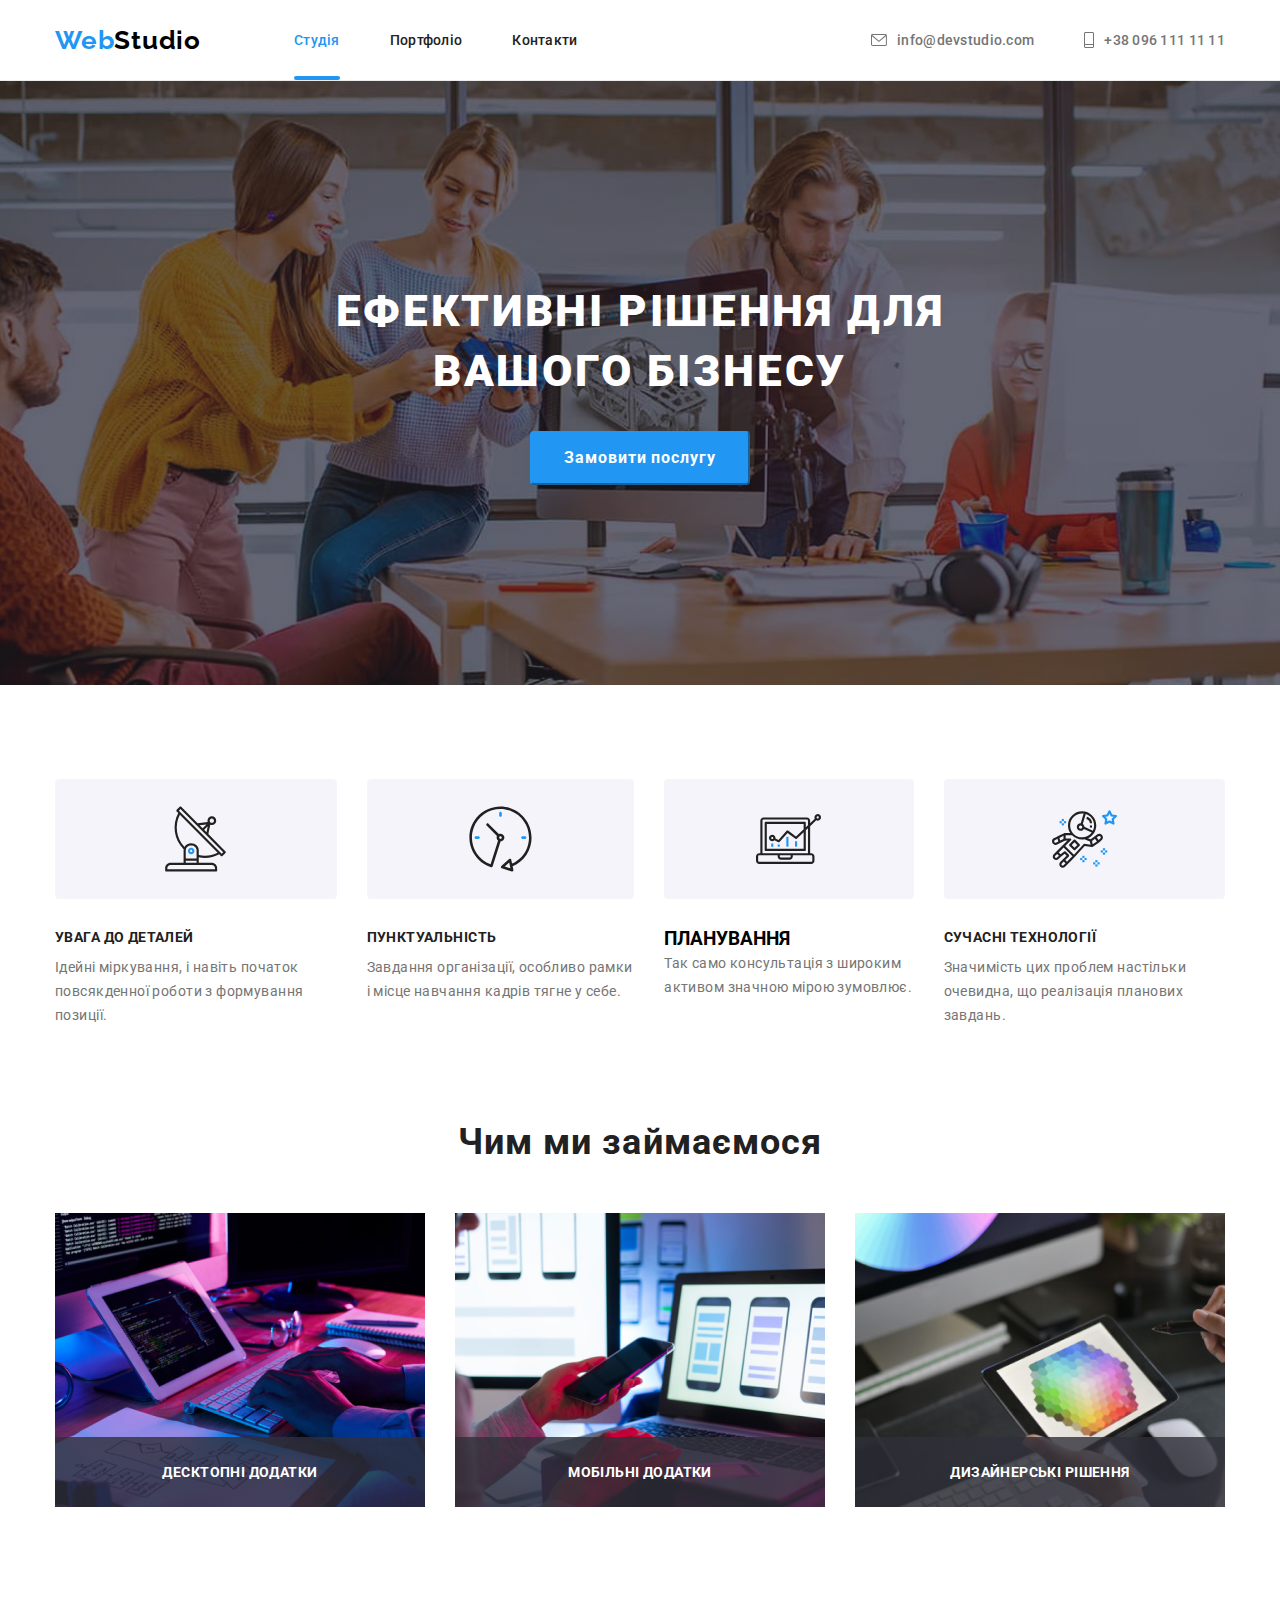
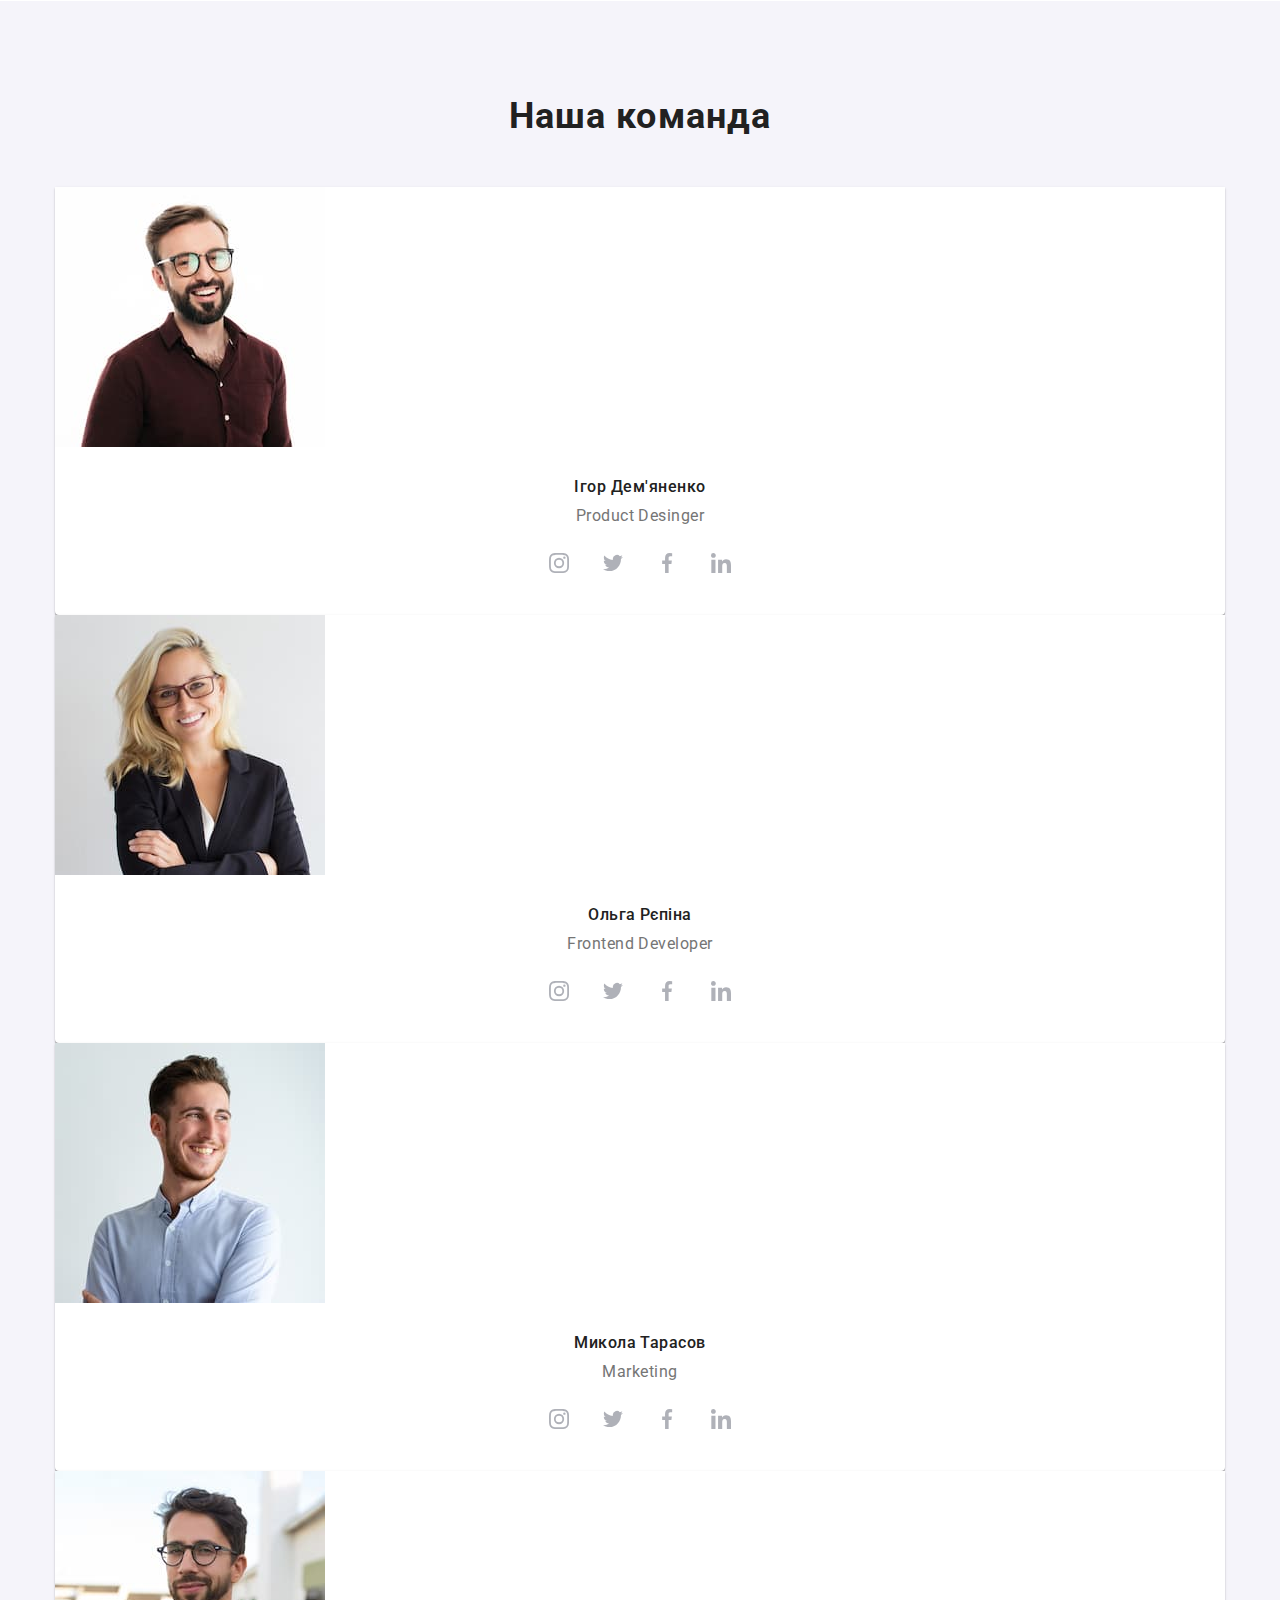
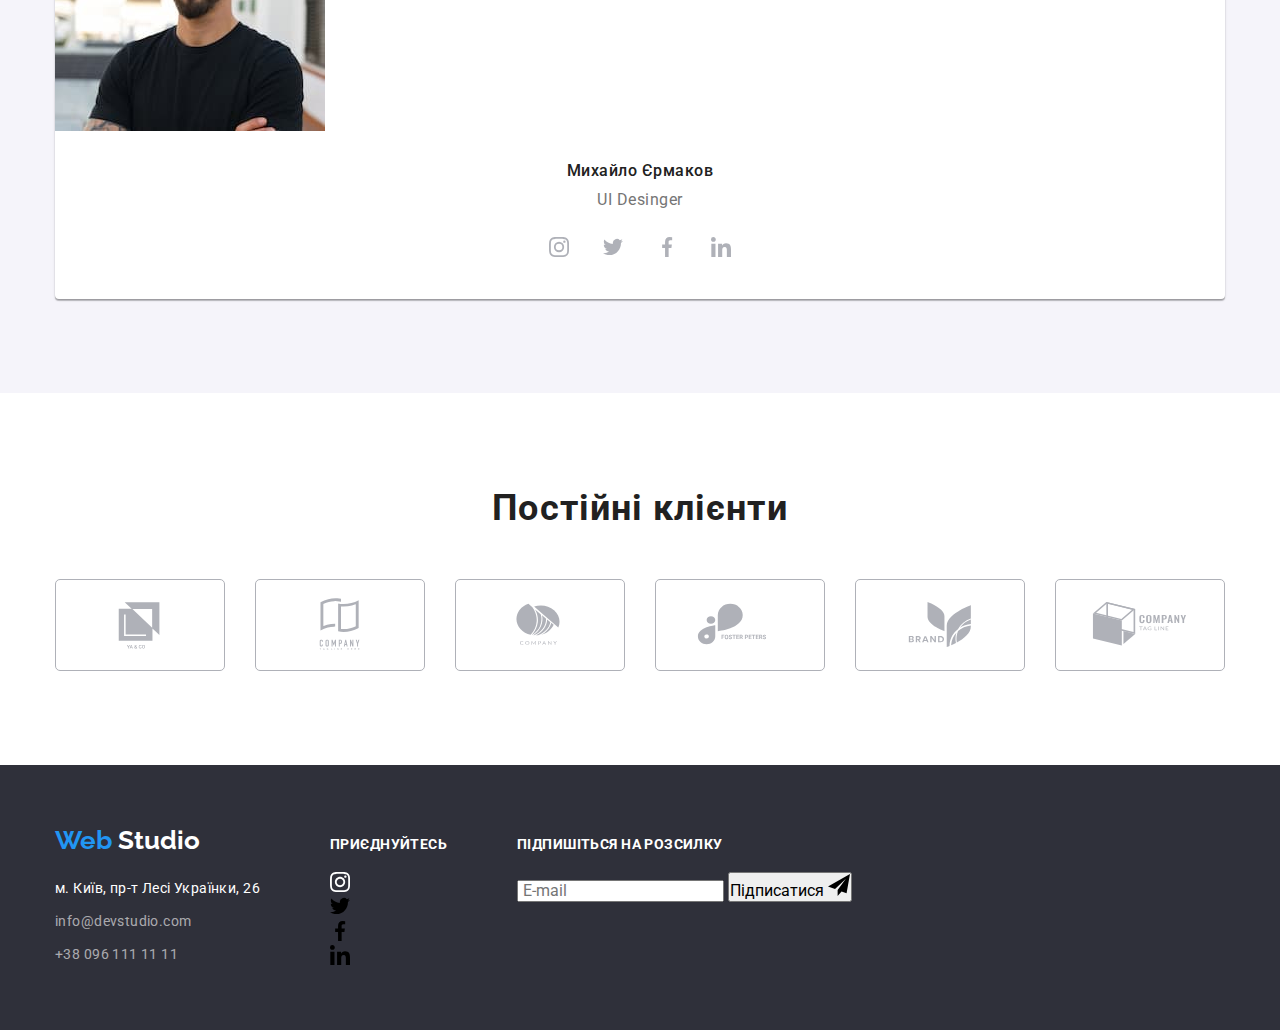
<file: index.html>
<!DOCTYPE html>
<html lang="uk">
  <head>
    <meta charset="UTF-8" />
    <meta http-equiv="X-UA-Compatible" content="IE=edge" />
    <meta name="viewport" content="width=device-width, initial-scale=1.0" />
    <title>WebStudio</title>
    <link
      rel="stylesheet"
      href="https://cdnjs.cloudflare.com/ajax/libs/modern-normalize/1.1.0/modern-normalize.min.css"
    />
    
    <link rel="preconnect" href="https://fonts.googleapis.com" />
    <link rel="preconnect" href="https://fonts.gstatic.com" crossorigin />
    <link rel="preconnect" href="https://fonts.googleapis.com" />
    <link rel="preconnect" href="https://fonts.gstatic.com" crossorigin />
    <link
      href="https://fonts.googleapis.com/css2?family=Raleway:wght@700&display=swap"
      rel="stylesheet"
    />
    <link
      href="https://fonts.googleapis.com/css2?family=Roboto:wght@400;500;700;900&display=swap"
      rel="stylesheet"
    />
    <link rel="stylesheet" href="./css/main.min.css" />
  </head>
  <body>
      <!--Header-->
    <header class="header">
      <div class="container header__container">
        <nav class="header__nav">
        
          <a href="./index.html" lang="en" class="header__logo">
            <span style="color: #2196f3">Web</span
            ><span style="color: black">Studio</span>
          </a>
          <ul class="header__menu">
            <li >
              <a href="./index.html"  class="current"> Студія </a>
            </li>
            <li >
              <a href="./portfolio.html" class="header__navigation"> Портфоліо </a>
            </li>

            <li>
              <a href="#" class="header__navigation"> Контакти </a>
            </li>
          </ul>
        </nav>
        <ul class="header__address">
          <li >
            <a href="meilto:info@devstudio.com" class="header__e-address">               
              <svg class="header__icon" width="16" height="12">
                <use href="./images/icons.svg#icon-envelope">
                </use>
              </svg>info@devstudio.com</a>
          </li>
          <li >
            <a href="tel:+380961111111" class="header__e-address"
              > <svg class="header__icon" width="10" height="16">
                <use href="./images/icons.svg#icon-Vector">
                </use>
              </svg>
              +38 096 111 11 11</a
            >
          </li>
        </ul>
      </div>
    </header>




      <!--Main-->
    <main>


      <!--Hero Section-->
      <section class="main">
        <div class="container">
          <h1 class="main__title">ЕФЕКТИВНІ РІШЕННЯ ДЛЯ ВАШОГО БІЗНЕСУ</h1>
          <button type="button" class="main__button" data-modal-open>Замовити послугу</button>
        </div>
      </section>


                       
           <!--Advances-->
      <section class="advances">
        <div class="container">
          <h2 style="display: none">Переваги</h2>
          <ul class="advances__menu">
            <li>
              <div class="advances__link" > 
                <svg class="advances__item" width="65px" height="70px" >
                <use href="./images/icons.svg#icon-antenna-1">
                </use>
              </svg>
            </div> 
              <h3 class="advances__title">УВАГА ДО ДЕТАЛЕЙ</h3>
              <p class="advances__text">
                Ідейні міркування, і навіть початок повсякденної роботи з
                формування позиції.
              </p>
            </li>

            <li>
              <div class="advances__link" > 
                <svg class="advances__item" width="65px" height="70px" >
                <use href="./images/icons.svg#icon-clock-1">
                </use>
              </svg>
            </div> 
              <h3 class="advances__title">ПУНКТУАЛЬНІСТЬ</h3>
              <p class="advances__text">
                Завдання організації, особливо рамки і місце навчання кадрів
                тягне у себе.
              </p>
            </li>

            <li>
              <div class="advances__link" > 
                <svg class="advances__item" width="65px" height="70px" >
                <use href="./images/icons.svg#icon-diagram-1">
                </use>
              </svg>
            </div> 
              <h3 class="advances_title">ПЛАНУВАННЯ</h3>
              <p class="advances__text">
                Так само консультація з широким активом значною мірою зумовлює.
              </p>
            </li>
            <li>
              <div class="advances__link" > 
                <svg class="advances__item" width="65px" height="70px" >
                <use href="./images/icons.svg#icon-astronaut-1">
                </use>
              </svg>
            </div> 
              <h3 class="advances__title">СУЧАСНІ ТЕХНОЛОГІЇ</h3>
              <p class="advances__text">
                Значимість цих проблем настільки очевидна, що реалізація
                планових завдань.
              </p>
            </li>
          </ul>
        </div>
      </section>



        <!--content__-->

      <section class="content">
        <div class="container">
          <h2 class="content__name">Чим ми займаємося</h2>
          <ul class="content__images">
            <li style="position: relative;">
              <img src="./images/planshet.jpg" alt="Photo" />
              
              <p class="content__title">
                Десктопні Додатки
              </p>
           
            </li>

            <li style="position: relative;">
              <img src="./images/book.jpg" alt="Photo" />
              
                <p class="content__title">
                  Мобільні додатки
                </p>
             
            </li>

            <li style="position: relative;">
              <img src="./images/planshet2.jpg" alt="Photo" /> 
             
                <p class="content__title">
                  Дизайнерські РІШЕННЯ
                </p>
            </li>
          </ul>
        </div>
      </section>


      <!--OurTeam-->
      <section class="team">
        <div class="container">
          

          <h2 class="team__title">Наша команда</h2>
          <ul class="team__menu">
            <li class="team__card">
              <img src="./images/igor.jpg" alt="Photo" />
              <h3 class="team__card-name">Ігор Дем'яненко</h3>
              <p class="team__work-name">Product Desinger</p>
              <ul class="boxcard">
                <li class="boxcard__icon-team">
                  <a href="" class="boxcard__link" >
                <svg class="boxcard__icon" width="20" height="20">
                  <use href="./images/icons.svg#icon-instagram">
                  </use>
                </svg>
              </a>
                </li>
               
              <li class="boxcard__icon-team">
                <a href="" class="boxcard__link">
                <svg class="boxcard__icon" width="20" height="20">
                  <use href="./images/icons.svg#icon-twitter"></use>
                </svg>
              </a>
            </li>
            <li class="boxcard__icon-team">
  
              <a href="" class="boxcard__link">
                <svg class="boxcard__icon" width="20" height="20">
                  <use href="./images/icons.svg#icon-facebook"></use>
                </svg>
              </a>
            </li>
            <li class="boxcard__icon-team">
  
              <a href="" class="boxcard__link">
                <svg class="boxcard__icon" width="20" height="20">
                  <use href="./images/icons.svg#icon-linkedin"></use>
                </svg>
              </a>
            </li>
          </ul>
            </li>
            

            <li class="team__card">
              <img src="./images/olga.jpg" alt="Photo" />
              <h3 class="team__card-name">Ольга Рєпіна</h3>
              <p class="team__work-name">Frontend Developer</p>
              <ul class="boxcard">
                <li class="boxcard__icon-team">
                  <a href="" class="boxcard__link" >
                <svg class="boxcard__icon" width="20" height="20">
                  <use href="./images/icons.svg#icon-instagram">
                  </use>
                </svg>
              </a>
                </li>
               
              <li class="boxcard__icon-team">
                <a href="" class="boxcard__link">
                <svg class="boxcard__icon" width="20" height="20">
                  <use href="./images/icons.svg#icon-twitter"></use>
                </svg>
              </a>
            </li>
            <li class="boxcard__icon-team">
  
              <a href="" class="boxcard__link">
                <svg class="boxcard__icon" width="20" height="20">
                  <use href="./images/icons.svg#icon-facebook"></use>
                </svg>
              </a>
            </li>
            <li class="boxcard__icon-team">
  
              <a href="" class="boxcard__link">
                <svg class="boxcard__icon" width="20" height="20">
                  <use href="./images/icons.svg#icon-linkedin"></use>
                </svg>
              </a>
            </li>
          </ul>
            </li>

            <li class="team__card">
              <img src="./images/mikola.jpg" alt="Photo" />
              <h3 class="team__card-name">Микола Тарасов</h3>
              <p class="team__work-name">Marketing</p>
              <ul class="boxcard">
                <li class="boxcard__icon-team">
                  <a href="" class="boxcard__link" >
                <svg class="boxcard__icon" width="20" height="20">
                  <use href="./images/icons.svg#icon-instagram">
                  </use>
                </svg>
              </a>
                </li>
               
              <li class="boxcard__icon-team">
                <a href="" class="boxcard__link">
                <svg class="boxcard__icon" width="20" height="20">
                  <use href="./images/icons.svg#icon-twitter"></use>
                </svg>
              </a>
            </li>
            <li class="boxcard__icon-team">
  
              <a href="" class="boxcard__link">
                <svg class="boxcard__icon" width="20" height="20">
                  <use href="./images/icons.svg#icon-facebook"></use>
                </svg>
              </a>
            </li>
            <li class="boxcard__icon-team">
  
              <a href="" class="boxcard__link">
                <svg class="boxcard__icon" width="20" height="20">
                  <use href="./images/icons.svg#icon-linkedin"></use>
                </svg>
              </a>
            </li>
          </ul>
            </li>
            <li class="team__card">
              <img src="./images/misha.jpg" alt="Photo" />
              <h3 class="team__card-name">Михайло Єрмаков</h3>
              <p class="team__work-name">UI Desinger</p>
            <ul class="boxcard">
              <li class="boxcard__icon-team">
                <a href="" class="boxcard__link" >
              <svg class="boxcard__icon" width="20" height="20">
                <use href="./images/icons.svg#icon-instagram">
                </use>
              </svg>
            </a>
              </li>
             
            <li class="boxcard__icon-team">
              <a href="" class="boxcard__link">
              <svg class="boxcard__icon" width="20" height="20">
                <use href="./images/icons.svg#icon-twitter"></use>
              </svg>
            </a>
          </li>
          <li class="boxcard__icon-team">

            <a href="" class="boxcard__link">
              <svg class="boxcard__icon" width="20" height="20">
                <use href="./images/icons.svg#icon-facebook"></use>
              </svg>
            </a>
          </li>
          <li class="boxcard__icon-team">

            <a href="" class="boxcard__link">
              <svg class="boxcard__icon" width="20" height="20">
                <use href="./images/icons.svg#icon-linkedin"></use>
              </svg>
            </a>
          </li>
        </ul>
            </li>
          
          </ul>
        </div>
      </section>

      <!--LOGO-->
      <section class="clients">
        <div class="container" >
          <h3 class="clients__title"> Постійні клієнти</h3>
          <ul class="clients__list">
            <li class="clients__item">
              <a class="clients__link" href="" > 
              <svg class="clients__logo" width="106px" height="60px" >
              <use href="./images/icons.svg#icon-Logo1">
              </use>
            </svg>
          </a> 
          </li>
            <li class="clients__item">
              <a class="clients__link" href=""> 
              <svg class="clients__logo" width="106px" height="60px" >
              <use href="./images/icons.svg#icon-Logo2">
              </use>
            </svg>
          </a> 
        </li>
            <li class="clients__item">
              <a class="clients__link" href="">
              <svg class="clients__logo" width="106px" height="60px" >
              <use href="./images/icons.svg#icon-logo3">
              </use>
            </svg>
           </a> 
          </li>
            <li class="clients__item">
              <a class="clients__link" href="">
              <svg class="clients__logo" width="106px" height="60px" >
              <use href="./images/icons.svg#icon-Logo4">
              </use>
            </svg>
          </a>
         </li>
            <li class="clients__item">
              <a class="clients__link" href=""> 
              <svg class="clients__logo" width="106px" height="60px" >
              <use href="./images/icons.svg#icon-logo5">
              </use>
            </svg>
          </a>
         </li>
            <li class="clients__item">
              <a class="clients__link" href="">
              <svg class="clients__logo" width="106px" height="60px" >
              <use href="./images/icons.svg#icon-logo6">
              </use>
            </svg> 
          </a> 
        </li>
          </ul>
        </div>
      </section>
    </main>

    <!--FOOTER-->

    <footer class="footer">
      <div class="container footer__box">
        <div>
        <a href="./index.html" lang="en" class="footer__logo">
          <span style="color: #2196f3">Web</span>
          <span style="color: #ffffff">Studio</span>
        </a>
        <address>
          <ul class="footer__address">
            <li class="footer__link">
              <a href="м.Київ,пр-тЛесіУкраїнки,26">
                <span class="footer__street"
                  >м. Київ, пр-т Лесі Українки, 26</span
                >
              </a>
            </li>
            <li class="footer__link">
              <a href="meilto:info@devstudio.com">
                <span class="footer__address">info@devstudio.com</span>
              </a>
            </li>
            <li class="footer__link">
              <a href="tel:+380961111111">
                <span class="footer__address">+38 096 111 11 11</span>
              </a>
            </li>
          </ul>
        </address>
        </div>
      
        <div class="net">
          <p class="net__title">Приєднуйтесь</p>
          <ul class="net__list">
            <li class="net__item">
              <a href="" class="net__link">
                <svg class="net__icon" width="20" height="20">
                  <use href="./images/icons.svg#icon-instagram-f"></use>
                </svg>
              </a>
            </li>
            <li class="net__item">
              <a href="" class="net__link">
                <svg class="net__icon" width="20" height="20"> 
                  <use href="./images/icons.svg#icon-twitter"></use>
                </svg>
              </a>
            </li>
            <li class="net__item">
              <a href="" class="net__link">
                <svg class="net__icon" width="20" height="20">
                  <use href="./images/icons.svg#icon-facebook"></use>
                </svg>
              </a>
            </li>
            <li class="net__item">
              <a href="" class="net__link">
                <svg class="net__icon" width="20" height="20">
                  <use href="./images/icons.svg#icon-linkedin"></use></svg>
                </a>
            </li>
          </ul>
        </div>
        <form class="footer__mailbox">
        <p class="mailbox__title">Підпишіться на розсилку</p>
        <label class="mailbox__label">
          <input class="mailbox__input" type="email" name="email" placeholder=" E-mail"/>
        </label>
        <button class="mailbox__button" type="submit">Підписатися
          <svg class="mailbox__icon" width="22px" height="22px" >
            <use href="./images/icons.svg#icon-icon-send">
            </use>
          </svg>
        </button>
        </form>
      </div>
    </footer>
    






        <!--MODAL-->
     <div class="backdrop is-hidden" data-modal>
      <div class="modal">
        <button class="modal__close-button" type="button" data-modal-close> 
          <svg  width="11px" height="11px" >
          <use href="./images/icons.svg#icon-close-modul">
          </use>
        </svg>
      </button>
        <p class="modal__title">
          Залиште свої дані, ми вам передзвонимо
        </p>
        <form name="modal__form">
          <label class="modal__label" for="person-name">Ім'я</label>
          <div class="modal__form-control">
            <input 

            class="modal__input" 
            id="person-name" 
            type="text" 
            name="person-name"/>

            <svg class="modal__icon"  width="18px" height="18px" >
              <use href="./images/icons.svg#icon-person">
              </use>
            </svg>
          </div>
          <label class="modal__label" for="person-phone">Телефон</label>
          <div class="modal__form-control">
            <input 
            
            class="modal__input" 
            id="person-phone" 
            type="tel" 
            name="person-phone"/>

               <svg class="modal__icon"  width="18px" height="18px" >
              <use href="./images/icons.svg#icon-phone">
              </use>
            </svg>
          </div>
          <label class="modal__label" for="person-email">
            Пошта
          </label>
          <div class="modal__form-control">
            <input 

            class="modal__input" 
            id="person-email" 
            type="email" 
            name="person-email"/>

            <svg class="modal__icon"  width="18px" height="18px" >
              <use href="./images/icons.svg#icon-email">
              </use>
            </svg>
          </div>

          <label class="modal__label" for="person-comment">
            Коментар
          </label>
            <textarea 
            class="modal__textarea" 
            id="person-comment" 
            name="person-comment" 
            placeholder="Введіть коментар"></textarea>
          
            <input
             class="checkbox__input visually-hidden" 
             id="terms-checkbox" 
             type="checkbox" 
             name="terms-checkbox"
             />
             <label class="checkbox__label " for="terms-checkbox" >
            Погоджуюся з розсилкою та приймаю  
            <a href="#" class="checkbox__label-conditions">Умови договору</a>

            

        </label>
        <button class="modal__button" type="submit">Відправити</button> 
        </form>
      </div>
     </div>
      <script src="./modal/modal.js"></script>
      <script src="./js/mobile-menu.js"></script>

  </body>
</html>
</file>
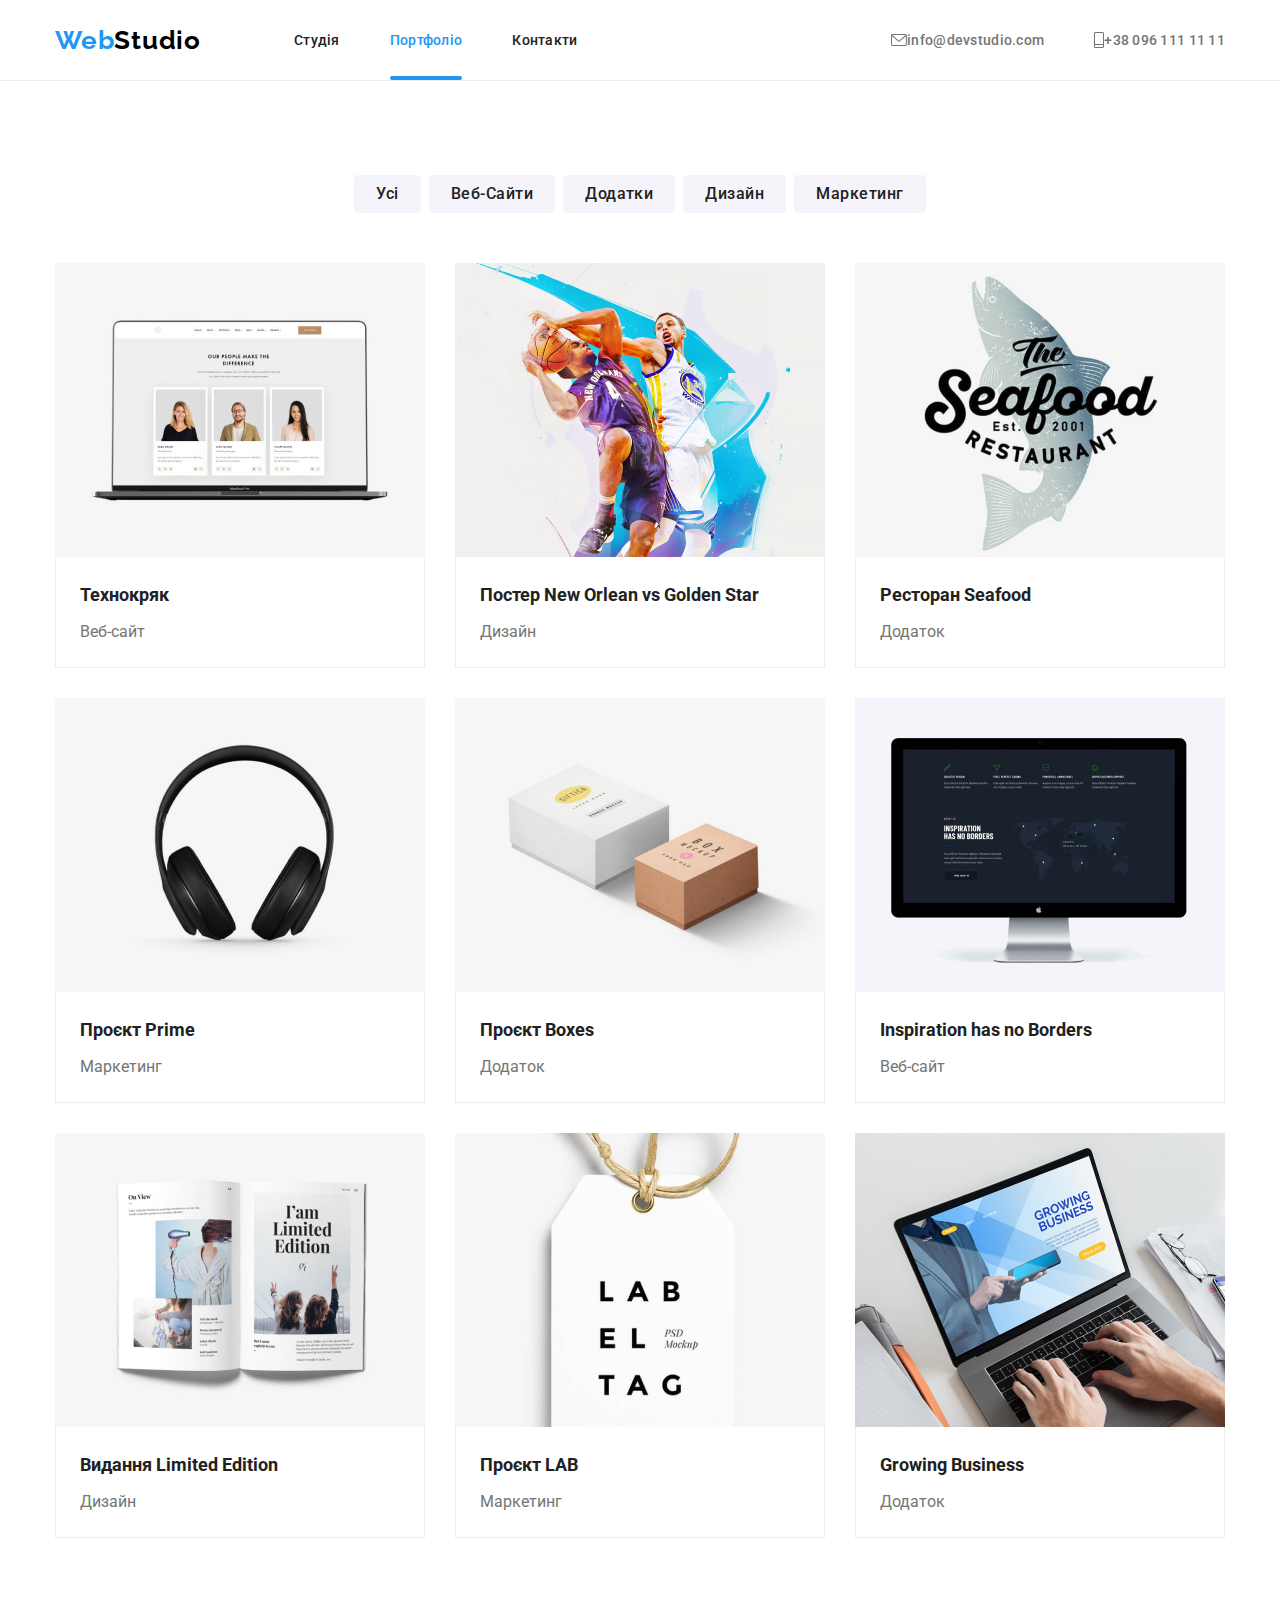
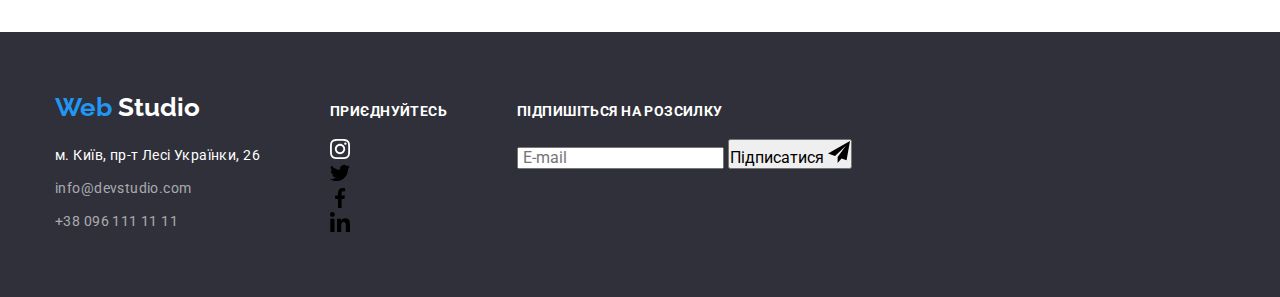
<file: portfolio.html>
<!DOCTYPE html>
<html lang="uk">

<head>
  <meta charset="UTF-8" />
  <meta http-equiv="X-UA-Compatible" content="IE=edge" />
  <meta name="viewport" content="width=device-width, initial-scale=1.0" />
  <title>WebStudio</title>
  <link rel="stylesheet"
    href="https://cdnjs.cloudflare.com/ajax/libs/modern-normalize/1.1.0/modern-normalize.min.css" />
 
  <link rel="preconnect" href="https://fonts.googleapis.com" />
  <link rel="preconnect" href="https://fonts.gstatic.com" crossorigin />
  <link rel="preconnect" href="https://fonts.googleapis.com" />
  <link rel="preconnect" href="https://fonts.gstatic.com" crossorigin />
  <link href="https://fonts.googleapis.com/css2?family=Raleway:wght@700&display=swap" rel="stylesheet" />
  <link href="https://fonts.googleapis.com/css2?family=Roboto:wght@400;500;700;900&display=swap" rel="stylesheet" />
  <link rel="stylesheet" href="./css/main.min.css" />
</head>

<body >
       <!--Header-->
       <header class="header">
        <div class="container header__container">
          <nav class="header__nav">
          
            <a href="./index.html" lang="en" class="header__logo">
              <span style="color: #2196f3">Web</span
              ><span style="color: black">Studio</span>
            </a>
            <ul class="header__menu">
              <li >
                <a href="./index.html"  class="header__navigation"> Студія </a>
              </li>
              <li >
                <a href="./portfolio.html" class="current"> Портфоліо </a>
              </li>
  
              <li>
                <a href="#" class="header__navigation"> Контакти </a>
              </li>
            </ul>
          </nav>
          <ul class="header__address">
            <li >
              <a href="meilto:info@devstudio.com" class="header__e-address">               
                <svg class="icon__mail" width="16" height="12">
                  <use href="./images/icons.svg#icon-envelope">
                  </use>
                </svg>info@devstudio.com</a>
            </li>
            <li >
              <a href="tel:+380961111111" class="header__e-address"
                > <svg class="icon__phone" width="10" height="16">
                  <use href="./images/icons.svg#icon-Vector">
                  </use>
                </svg>
                +38 096 111 11 11</a
              >
            </li>
          </ul>
        </div>
      </header>


  
  <main>
    
    <section class="portfolio">
      <div class="container">
        <h1 style="display: none">Портфоліо</h1>
        <!--NaviGation-->
        <ul class="portfolio__navigation">
          <li>
            <button type="button" class="portfolio__nav-button">Усі</button>
          </li>
          <li>
            <button type="button" class="portfolio__nav-button">Веб-Сайти</button>
          </li>
          <li>
            <button type="button" class="portfolio__nav-button">Додатки</button>
          </li>
          <li>
            <button type="button" class="portfolio__nav-button">Дизайн</button>
          </li>
          <li>
            <button type="button" class="portfolio__nav-button">Маркетинг</button>
          </li>
        </ul>

        <!--mainConten-->
        <ul class="element">
          <li>
            <a href="#"  class="element__img">
              <img src="./images/P1.jpg" alt="Notebook" />
              <div class="element__box">
                <h4 class="element__title">Технокряк</h4>
                <p class="element__subtitle">Веб-сайт</p>
                <div class="element__img-title">
                  <p class="element__img-subtitle">
                    Ресурс пропонує комплексні пропозиції з різним рівнем функціоналу та сервісів. 
                    Все це дозволить відвідувачу отримати вичерпні відомості про компанію чи приватну особу.
                  </p>
                  </div>
              </div>
             
            </a>
            
          </li>
          <li><a href="#" class="element__img">
              <img src="./images/p2.jpg" alt="basketball" />
              <div class="element__box">
                <h4 class="element__title">Постер New Orlean vs Golden Star
                </h4>
                <p class="element__subtitle">Дизайн</p>
                <div class="element__img-title">
                  <p class="element__img-subtitle">
                    Ресурс пропонує комплексні пропозиції з різним рівнем функціоналу та сервісів. 
                    Все це дозволить відвідувачу отримати вичерпні відомості про компанію чи приватну особу.
                  </p>
                  </div>
              </div>
            </a>
          </li>
          <li ><a href="#" class="element__img">
              <img src="./images/p3.jpg" alt="Fish" />
              <div class="element__box">
                <h4 class="element__title">Ресторан Seafood</h4>
                <p class="element__subtitle">Додаток</p>
                <div class="element__img-title">
                  <p class="element__img-subtitle">
                    Ресурс пропонує комплексні пропозиції з різним рівнем функціоналу та сервісів. 
                    Все це дозволить відвідувачу отримати вичерпні відомості про компанію чи приватну особу.
                  </p>
                  </div>
              </div>
            </a>
          </li>
          <li ><a href="#" class="element__img">
              <img src="./images/p4.jpg" alt="headphones" />
              <div class="element__box">
                <h4 class="element__title">Проєкт Prime</h4>
                <p class="element__subtitle">Маркетинг</p>
                <div class="element__img-title">
                  <p class="element__img-subtitle">
                    Ресурс пропонує комплексні пропозиції з різним рівнем функціоналу та сервісів. 
                    Все це дозволить відвідувачу отримати вичерпні відомості про компанію чи приватну особу.
                  </p>
                  </div>
              </div>
            </a>

          </li>
          <li ><a href="#" class="element__img">
              <img src="./images/p5.jpg" alt="boxes" />
              <div class="element__box">
                <h4 class="element__title">Проєкт Boxes</h4>
                <p class="element__subtitle">Додаток</p>
                <div class="element__img-title">
                  <p class="element__img-subtitle">
                    Ресурс пропонує комплексні пропозиції з різним рівнем функціоналу та сервісів. 
                    Все це дозволить відвідувачу отримати вичерпні відомості про компанію чи приватну особу.
                  </p>
                  </div>
              </div>
            </a>
          </li>
          <li ><a href="#" class="element__img">
              <img src="./images/p6.jpg" alt="monitor" />
              <div class="element__box">
                <h4 class="element__title">Inspiration has no Borders</h4>
                <p class="element__subtitle">Веб-сайт</p>
           <div class="element__img-title">
                  <p class="element__img-subtitle">
                    Ресурс пропонує комплексні пропозиції з різним рівнем функціоналу та сервісів. 
                    Все це дозволить відвідувачу отримати вичерпні відомості про компанію чи приватну особу.
                  </p>
                  </div>
              </div>
            </a>
          </li>
          <li ><a href="#" class="element__img">
              <img src="./images/p7.jpg" alt="book" />
              <div class="element__box">
                <h4 class="element__title">Видання Limited Edition</h4>
                <p class="element__subtitle">Дизайн</p>
                                <div class="element__img-title">
                  <p class="element__img-subtitle">
                    Ресурс пропонує комплексні пропозиції з різним рівнем функціоналу та сервісів. 
                    Все це дозволить відвідувачу отримати вичерпні відомості про компанію чи приватну особу.
                  </p>
                  </div>
              </div>
            </a>
          </li>
          <li ><a href="#" class="element__img">
              <img src="./images/p8.jpg" alt="lab" />
              <div class="element__box">
                <h4 class="element__title">Проєкт LAB</h4>
                <p class="element__subtitle">Маркетинг</p>
                                <div class="element__img-title">
                  <p class="element__img-subtitle">
                    Ресурс пропонує комплексні пропозиції з різним рівнем функціоналу та сервісів. 
                    Все це дозволить відвідувачу отримати вичерпні відомості про компанію чи приватну особу.
                  </p>
                  </div>
              </div>
            </a>
          </li>
          <li ><a href="#" class="element__img">
              <img src="./images/p9.jpg" alt="Notebook2" />
              <div class="element__box">
                <h4 class="element__title">Growing Business</h4>
                <p class="element__subtitle">Додаток</p>
                                <div class="element__img-title">
                  <p class="element__img-subtitle">
                    Ресурс пропонує комплексні пропозиції з різним рівнем функціоналу та сервісів. 
                    Все це дозволить відвідувачу отримати вичерпні відомості про компанію чи приватну особу.
                  </p>
                  </div>
              </div>
            </a>
          </li>
        </ul>
      </div>
    </section>
  </main>

  <footer class="footer">
    <div class="container footer__box">
      <div>
      <a href="./index.html" lang="en" class="footer__logo">
        <span style="color: #2196f3">Web</span>
        <span style="color: #ffffff">Studio</span>
      </a>
      <address>
        <ul class="footer__address">
          <li class="footer__link">
            <a href="м.Київ,пр-тЛесіУкраїнки,26">
              <span class="footer__street"
                >м. Київ, пр-т Лесі Українки, 26</span
              >
            </a>
          </li>
          <li class="footer__link">
            <a href="meilto:info@devstudio.com">
              <span class="footer__address">info@devstudio.com</span>
            </a>
          </li>
          <li class="footer__link">
            <a href="tel:+380961111111">
              <span class="footer__address">+38 096 111 11 11</span>
            </a>
          </li>
        </ul>
      </address>
      </div>
    
      <div class="container__net">
        <p class="net__title">Приєднуйтесь</p>
        <ul class="net__list">
          <li class="net__item">
            <a href="" class="net__link">
              <svg class="net__icon" width="20" height="20">
                <use href="./images/icons.svg#icon-instagram-f"></use>
              </svg>
            </a>
          </li>
          <li class="net__item">
            <a href="" class="net__link">
              <svg class="net__icon" width="20" height="20"> 
                <use href="./images/icons.svg#icon-twitter"></use>
              </svg>
            </a>
          </li>
          <li class="net__item">
            <a href="" class="net__link">
              <svg class="net__icon" width="20" height="20">
                <use href="./images/icons.svg#icon-facebook"></use>
              </svg>
            </a>
          </li>
          <li class="net__item">
            <a href="" class="net__link">
              <svg class="net__icon" width="20" height="20">
                <use href="./images/icons.svg#icon-linkedin"></use></svg>
              </a>
          </li>
        </ul>
      </div>
      <form class="footer__mailbox">
      <p class="mailbox__title">Підпишіться на розсилку</p>
      <label class="mailbox__label">
        <input class="mailbox__input" type="email" name="email" placeholder=" E-mail"/>
      </label>
      <button class="mailbox__button" type="submit">Підписатися
        <svg class="mailbox__icon" width="22px" height="22px" >
          <use href="./images/icons.svg#icon-icon-send">
          </use>
        </svg>
      </button>
      </form>
    </div>
  </footer>
  <script src="./modal/modal.js"></script>
  <script src="./js/mobile-menu.js"></script>
</body>


</html>
</file>
<file: css/main.min.css>
*{list-style-type:none}*{text-decoration:none}*{margin:0;padding:0}h1{margin:0}h2{margin:0}h3{margin:0}h4{margin:0}ul{margin:0}p{margin:0}body{width:100%;max-width:1600px;background-color:#fff;font-family:"Roboto";font-style:normal}img{display:block;max-width:100%;height:auto}.container{width:100%;max-width:1200px;margin:0 auto;padding:0 15px}.current{position:relative;display:block;font-family:inherit;font-style:normal;font-weight:500;font-size:14px;line-height:16px;letter-spacing:.02em;text-decoration:none;color:#2196f3;padding:32px 0;transition:color 250ms;transition-timing-function:cubic-bezier(0.4, 0, 0.2, 1)}.current::after{position:absolute;display:block;opacity:1;width:100%;height:4px;background-color:#2196f3;margin-top:28px;border-radius:2px;transition:opacity 250ms;transition-timing-function:cubic-bezier(0.4, 0, 0.2, 1);content:""}.advances{padding-top:94px;padding-bottom:0;margin-bottom:0;margin:0 auto}.advances__menu{display:flex;gap:30px;text-align:start;flex-grow:1}.advances__link{margin-bottom:30px;width:100%;height:120px;border:1px solid #f5f4fa;border-radius:4px;display:flex;align-items:center;justify-content:center;background-color:#f5f4fa}.advances__title{font-family:"Roboto";font-style:normal;font-weight:700;font-size:14px;line-height:16px;letter-spacing:.03em;text-transform:uppercase;margin-bottom:10px;color:#212121}.advances__text{font-weight:400;font-size:14px;line-height:24px;letter-spacing:.03em;color:#757575}.clients{padding:94px 0}.clients__title{margin-bottom:50px;justify-content:center;align-items:center;display:flex;font-weight:700;font-size:36px;line-height:42px;text-align:center;letter-spacing:.03em;color:#212121}.clients__list{display:flex;gap:30px}.clients__item{width:170px;height:92px}.clients__link{width:100%;height:92px;border:1px solid #afb1b8;border-radius:5px;display:flex;align-items:center;justify-content:center;transition:border-color 250ms;transition-timing-function:cubic-bezier(0.4, 0, 0.2, 1)}.clients__link:hover{border-color:#2196f3}.clients__logo{align-items:center;justify-content:center;display:flex;fill:#afb1b8;transition:fill 250ms;transition-timing-function:cubic-bezier(0.4, 0, 0.2, 1)}.clients__logo:hover{fill:#2196f3}.clients__link:hover .clients__logo{color:#2196f3;fill:#2196f3}.content{padding:94px 0;margin:0 auto;text-align:center}.content__name{font-family:"Roboto";font-style:normal;font-weight:700;font-size:36px;line-height:42px;letter-spacing:.03em;margin-bottom:50px;color:#212121}.content__images{display:flex;align-items:flex-start;gap:30px}.content__title{position:absolute;bottom:0;width:100%;height:70px;background-color:rgba(48,48,58,.8);display:flex;align-items:center;justify-content:center;font-weight:700;font-size:14px;line-height:16px;text-align:center;letter-spacing:.03em;text-transform:uppercase;color:#fff}.element{display:flex;flex-wrap:wrap;gap:30px}.element__img{overflow:hidden;position:relative;display:block;transition:box-shadow 250ms;transition-timing-function:cubic-bezier(0.4, 0, 0.2, 1)}.element .element__img:hover{box-shadow:1px 4px 6px 0px rgba(0,0,0,.1607843137)}.element__box{padding:20px 24px;border:1px solid #eee;border-top:none}.element__title{color:#212121;font-weight:700;font-size:18px;line-height:36px;margin-bottom:4px}.element__subtitle{font-family:"Roboto";font-style:normal;font-weight:400;font-size:16px;line-height:30px;color:#757575}.element__img-title{position:absolute;top:0;left:0;width:370px;height:294px;color:#fff;opacity:0;transform:translateY(100%);background-color:rgba(33,150,243,.9);transition:transform 250ms,opacity 250ms;transition-timing-function:cubic-bezier(0.4, 0, 0.2, 1)}.element__img:hover .element__img-title{opacity:1;transform:translateY(0%)}.element__img-subtitle{margin:64px 32px;font-weight:400;font-size:18px;line-height:28px;letter-spacing:.03em;color:#fff}.footer{padding:60px 0;background:#2f303a}.footer .footer__box{display:flex;gap:70px;align-items:baseline;text-align:start}.footer__logo{font-family:"Raleway";font-style:normal;font-weight:700;font-size:26px;line-height:31px;margin-top:0;margin-bottom:20px;display:inline-block}.footer__link{margin-bottom:9px}.footer__link:last-child{margin-bottom:0}.footer__street{font-family:"Roboto";font-style:normal;font-weight:400;font-size:14px;line-height:24px;letter-spacing:.03em;color:#fff;transition:color 250ms;transition-timing-function:cubic-bezier(0.4, 0, 0.2, 1)}.footer__street:hover{color:#2196f3}.footer__address{font-family:"Roboto";font-style:normal;font-weight:400;font-size:14px;line-height:24px;letter-spacing:.03em;color:rgba(255,255,255,.6);transition:color 250ms;transition-timing-function:cubic-bezier(0.4, 0, 0.2, 1)}.footer__address:hover{color:#2196f3}.net__title{margin-bottom:20px;font-weight:700;font-size:14px;line-height:16px;letter-spacing:.03em;text-transform:uppercase;font-family:"Roboto";font-style:normal;color:#fff;text-align:left}.net__title__list{display:flex;justify-content:center;gap:10px}.net__title__link{width:44px;height:44px;display:flex;align-items:center;justify-content:center;background-color:rgba(255,255,255,.1);border-radius:50%;transition:background-color 250ms;transition-timing-function:cubic-bezier(0.4, 0, 0.2, 1)}.net__title__link:hover{background-color:#2196f3}.net__title__icon{width:20px;height:20px;fill:#fff}.mailbox__title{margin-bottom:20px;font-weight:700;font-size:14px;line-height:16px;letter-spacing:.03em;text-transform:uppercase;color:#fff}.mailbox__title__input{width:358px;height:50px;padding:15px;color:#fff;border:1px solid rgba(255,255,255,.3);background:rgba(0,0,0,0);border-radius:4px;cursor:pointer}.mailbox__title__button{position:relative;width:200px;height:50px;margin-left:12px;font-weight:700;font-size:16px;line-height:30px;align-items:center;justify-content:center;letter-spacing:.06em;color:#fff;background-color:#2196f3;border-color:#2196f3;border-radius:4px;cursor:pointer}.mailbox__title__icon{position:absolute;top:50%;transform:translateY(-50%);margin-left:10px;fill:#fff}.header{position:relative;border-bottom:1px solid #ececec}.header__container{display:flex;align-items:center}.header__nav{display:flex;align-items:center;gap:93px}.header__logo{font-family:"Raleway";font-style:normal;font-weight:700;font-size:26px;line-height:31px;letter-spacing:.03em}.header__menu{display:flex;gap:50px}.header__navigation{position:relative;display:block;font-family:inherit;font-style:normal;font-weight:500;font-size:14px;line-height:16px;letter-spacing:.02em;text-decoration:none;color:#212121;padding:32px 0;transition:color 250ms;transition-timing-function:cubic-bezier(0.4, 0, 0.2, 1)}.header__navigation::after{position:absolute;display:block;opacity:0;width:100%;height:4px;background-color:#2196f3;margin-top:28px;border-radius:2px;transition:opacity 250ms;transition-timing-function:cubic-bezier(0.4, 0, 0.2, 1);content:""}.header__navigation:hover{color:#2196f3}.header__address{display:flex;align-items:center;justify-content:center;gap:50px;margin-left:auto}.header__icon{margin-right:10px}.header__e-address{font-style:normal;font-weight:500;font-size:14px;line-height:16px;letter-spacing:.02em;fill:#757575;color:#757575;padding:32px 0;display:flex;align-items:center;transition:color 250ms;transition-timing-function:cubic-bezier(0.4, 0, 0.2, 1)}.header__e-address:hover{color:#2196f3;fill:#2196f3}.visually-hidden{position:absolute;white-space:nowrap;width:1px;height:1px;overflow:hidden;border:0;padding:0%;clip:rect(0 0 0 0);-webkit-clip-path:inset(50%);clip-path:inset(50%);margin:-1px}.backdrop{position:fixed;top:0;left:0;width:100%;height:100%;z-index:1;background-color:rgba(0,0,0,.2);transition:opacity 250ms,visibility 250ms;transition-timing-function:cubic-bezier(0.4, 0, 0.2, 1)}.is-hidden{opacity:0;visibility:hidden;pointer-events:none}.modal{position:absolute;padding:40px;top:50%;left:50%;transform:translate(-50%, -50%);width:528px;height:581px;background-color:#fff}.modal__close-button{position:absolute;top:17px;right:17px;width:30px;height:30px;background-color:#fff;border:1px solid rgba(0,0,0,.1);border-radius:50%;cursor:pointer;fill:#000;transition:fill 250ms;transition-timing-function:cubic-bezier(0.4, 0, 0.2, 1)}.modal__close-button:hover{fill:#2196f3}.modal__title{font-weight:700;font-size:20px;line-height:1.15;text-align:center;letter-spacing:.03em;margin-bottom:12px;color:#212121}.modal__label{display:block;font-size:12px;line-height:14px;letter-spacing:.01em;color:#757575;margin-bottom:4px}.modal__form-control{position:relative;margin-bottom:10px}.modal__input{width:100%;padding:10px 12px 10px 32px;line-height:1.125;border:1px solid rgba(33,33,33,.2);border-radius:4px;outline:none;transition:border-color 250ms;transition-timing-function:cubic-bezier(0.4, 0, 0.2, 1)}.modal__input:focus{border-color:#2196f3}.modal__icon{position:absolute;top:12px;left:12px;fill:currentColor;transition:fill 250ms;transition-timing-function:cubic-bezier(0.4, 0, 0.2, 1)}.modal__form-control:focus-within .modal__icon{fill:#2196f3}.modal__textarea{display:block;width:100%;max-width:448px;height:120px;padding:12px;margin-bottom:20px;border:1px solid rgba(33,33,33,.2);border-radius:4px;transition:border-color 250ms cubic-bezier(0.4, 0, 0.2, 1);outline:none}.modal__textarea:focus{border-color:#2196f3}.modal__button{display:block;margin:0 auto;padding:9px 51px;font-size:16px;line-height:1.88;letter-spacing:.06em;font-weight:700;color:#fff;background-color:#2196f3;border-color:rgba(0,0,0,0);border-radius:4px;box-shadow:0px 4px 4px rgba(0,0,0,.15);cursor:pointer}.modal__button:hover{background-color:#188ce8;transition:background-color 250ms;transition-timing-function:cubic-bezier(0.4, 0, 0.2, 1)}.checkbox__input{-webkit-appearance:none;-moz-appearance:none;appearance:none}.checkbox__input_label{position:relative;display:block;padding-left:28px;margin-bottom:30px;font-weight:400;font-size:14px;line-height:24px;letter-spacing:.03em;color:#757575}.checkbox__input__label::before{position:absolute;top:4px;left:0;width:16px;height:15px;border:1px solid #212121;border-radius:2px;content:""}.checkbox__input__label::after{position:absolute;top:4px;left:0;width:16px;height:15px;border:1px solid #212121;border-radius:2px;background-position:center;background-image:url(../images/SVG/Vector.svg#icon-Vector-2);background-repeat:no-repeat;background-color:#2196f3;opacity:0;content:""}.checkbox__input__input:checked+.checkbox__input__label::after{opacity:1;transition:opacity 250ms;transition-timing-function:cubic-bezier(0.4, 0, 0.2, 1)}.checkbox__input__label-conditions{color:#2196f3;text-decoration:underline}.portfolio{padding:94px 0;width:100%;max-width:1600px;margin:0 auto;background:#fff}.portfolio__navigation{display:flex;gap:8px;justify-content:center;margin-bottom:50px}.portfolio__nav-button{font-family:Roboto;font-size:16px;font-weight:500;line-height:26px;letter-spacing:.03em;text-align:center;color:#212121;display:block;padding:6px 22px 6px 22px;border-color:#f5f4fa;border-radius:4px;background-color:#f5f4fa;border:0;cursor:pointer;transition:background-color 250ms,color 250ms,box-shadow 250ms;transition-timing-function:cubic-bezier(0.4, 0, 0.2, 1)}.portfolio__nav-button:hover,.portfolio__nav-button:focus{background-color:#2196f3;color:#fff;box-shadow:0px 3px 1px 0px rgba(0,0,0,.1019607843)}.main{margin:0 auto;padding:200px 0;background-image:linear-gradient(rgba(47, 48, 58, 0.4), rgba(47, 48, 58, 0.4)),url(../images/Img.jpg);background-repeat:no-repeat;background-position:center;background-size:cover}.main__title{width:696px;font-style:normal;font-weight:900;font-size:44px;line-height:60px;text-align:center;letter-spacing:.06em;color:#fff;margin:0 auto 30px}.main__button{display:block;align-items:center;text-align:center;font-weight:700;font-size:16px;line-height:30px;padding:10px 32px;margin:0 auto;letter-spacing:.06em;color:#fff;background-color:#2196f3;border-radius:4px;border-color:#2196f3;transition:color 250ms,border-color 250ms,background-color 250ms;transition-timing-function:cubic-bezier(0.4, 0, 0.2, 1);cursor:pointer}.mainbutton:hover{box-shadow:0px 4px 4px rgba(0,0,0,.15);border-color:#fff}.team{margin:0 auto;background-color:#f5f4fa;padding:94px 0}.team__title{font-weight:700;font-size:36px;line-height:42px;text-align:center;letter-spacing:.03em;margin-bottom:50px;color:#212121}.team_menu{display:flex;gap:30px;text-align:center}.team__card{background:#fff;box-shadow:0px 1px 3px rgba(0,0,0,.12),0px 1px 1px rgba(0,0,0,.14),0px 2px 1px rgba(0,0,0,.2);border-radius:0px 0px 4px 4px}.team__card-name{font-weight:500;font-size:16px;line-height:19px;text-align:center;letter-spacing:.03em;color:#212121;padding-top:30px;margin-bottom:10px}.team__work-name{font-weight:400;font-size:16px;line-height:19px;text-align:center;letter-spacing:.03em;color:#757575;text-decoration:none;margin-bottom:16px}.boxcard{display:flex;justify-content:center;gap:10px;padding-bottom:30px}.boxcard__link{width:44px;height:44px;display:flex;justify-content:center;align-items:center;border-radius:50%;fill:#afb1b8;transition:fill 250ms,background-color 250ms;transition-timing-function:cubic-bezier(0.4, 0, 0.2, 1)}.boxcard__link:hover{fill:#fff;background-color:#2196f3}/*# sourceMappingURL=main.min.css.map */
</file>
